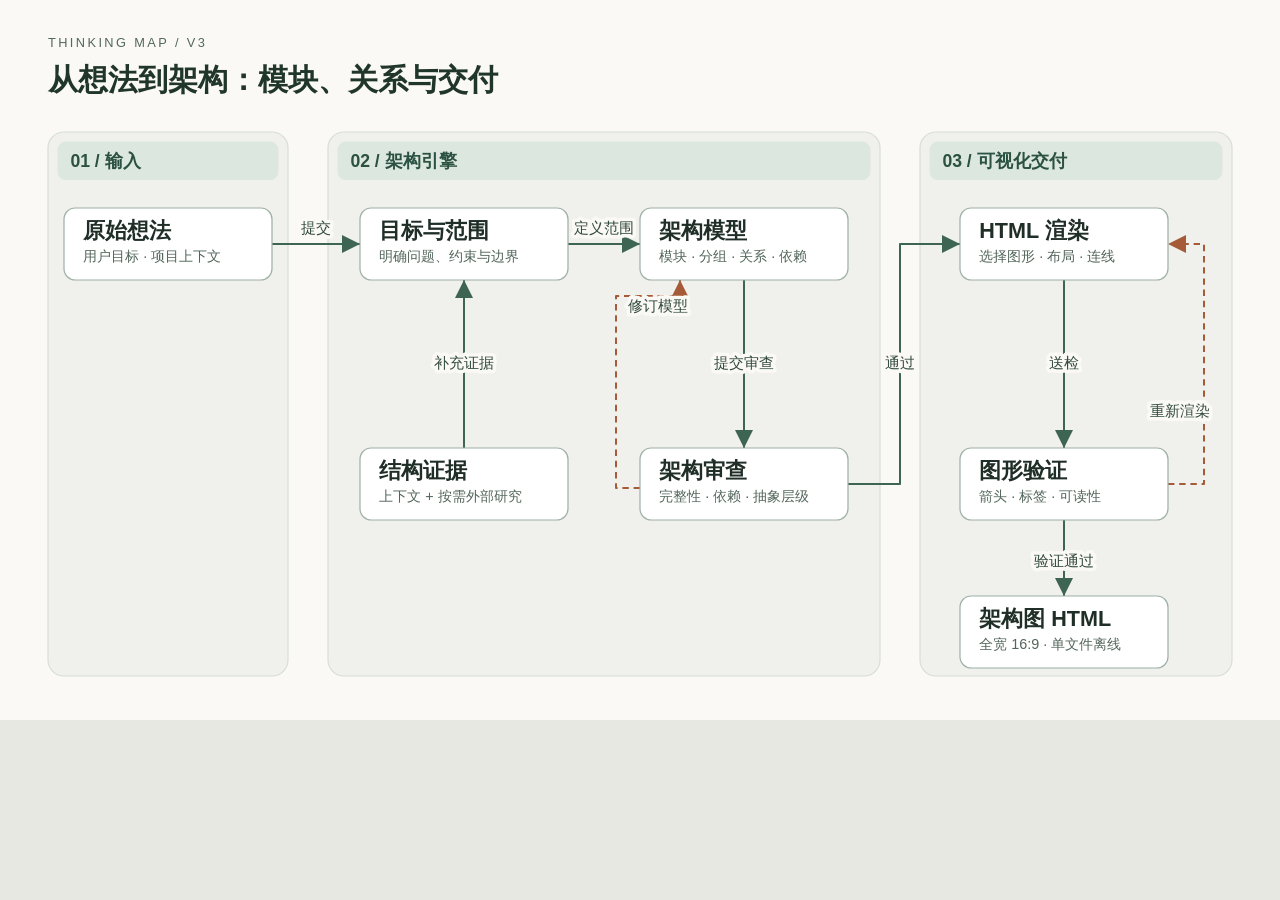
<file: skills/thinking-map/assets/architecture-template.html>
<!doctype html>
<html lang="zh-CN"><head><meta charset="utf-8"><meta name="viewport" content="width=device-width,initial-scale=1"><title>Thinking Map V3 · 架构图</title>
<style>
*{box-sizing:border-box}html,body{margin:0;background:#e8e8e3;color:#202c35;font-family:-apple-system,BlinkMacSystemFont,"PingFang SC","Microsoft YaHei",sans-serif}.canvas{width:min(100%,1600px);min-width:1000px;margin:auto;aspect-ratio:16/9}svg{display:block;width:100%;height:auto;background:#faf9f5}.boundary{fill:#f0f1ec;stroke:#d9ded5;stroke-width:1.5}.band{fill:#dce7df}.group-title{font-size:22px;font-weight:650;fill:#2b5142}.node rect{fill:white;stroke:#9eafa5;stroke-width:1.5}.node-title{font-size:27px;font-weight:600;fill:#202e28}.sub{font-size:18px;fill:#53665b}.flow,.feedback{fill:none;stroke:#3e6553;stroke-width:2.5;stroke-linejoin:round}.feedback{stroke:#a65b38;stroke-dasharray:8 6}.edge-label{font-size:19px;fill:#334a3e;paint-order:stroke;stroke:#faf9f5;stroke-width:9px;stroke-linejoin:round}.title{font-size:38px;font-weight:650;fill:#20362b}.kicker{font-size:16px;letter-spacing:3px;fill:#52685b}@page{size:1600px 900px;margin:0}@media print{body{background:white}.canvas{width:1600px;min-width:0;margin:0;break-inside:avoid}svg{height:900px}}
</style></head><body><main class="canvas"><svg xmlns="http://www.w3.org/2000/svg" viewBox="0 0 1600 900" role="img" aria-labelledby="title description">
<title id="title">Thinking Map V3 架构：输入、建模、审查与交付</title><desc id="description">想法进入目标定义，结合结构证据形成架构模型，审查通过后渲染，验证后交付。审查不通过返回模型，验证不通过返回渲染。所有箭头标注关系。</desc>
<defs><marker id="arrow" viewBox="0 0 10 10" refX="10" refY="5" markerWidth="9" markerHeight="9" orient="auto"><path d="M0 0L10 5L0 10Z" fill="#3e6553"/></marker><marker id="return" viewBox="0 0 10 10" refX="10" refY="5" markerWidth="9" markerHeight="9" orient="auto"><path d="M0 0L10 5L0 10Z" fill="#a65b38"/></marker></defs>
<text x="60" y="59" class="kicker">THINKING MAP / V3</text><text x="60" y="112" class="title">从想法到架构：模块、关系与交付</text>
<rect class="boundary" x="60" y="165" width="300" height="680" rx="20"/><rect class="band" x="72" y="177" width="276" height="48" rx="10"/><text class="group-title" x="88" y="209">01 / 输入</text>
<rect class="boundary" x="410" y="165" width="690" height="680" rx="20"/><rect class="band" x="422" y="177" width="666" height="48" rx="10"/><text class="group-title" x="438" y="209">02 / 架构引擎</text>
<rect class="boundary" x="1150" y="165" width="390" height="680" rx="20"/><rect class="band" x="1162" y="177" width="366" height="48" rx="10"/><text class="group-title" x="1178" y="209">03 / 可视化交付</text>
<g class="edge"><path d="M340 305 H450" class="flow" marker-end="url(#arrow)"/><text x="395" y="291" class="edge-label" text-anchor="middle">提交</text></g>
<g class="edge"><path d="M710 305 H800" class="flow" marker-end="url(#arrow)"/><text x="755" y="291" class="edge-label" text-anchor="middle">定义范围</text></g>
<g class="edge"><path d="M580 560 V350" class="flow" marker-end="url(#arrow)"/><text x="580" y="460" class="edge-label" text-anchor="middle">补充证据</text></g>
<g class="edge"><path d="M930 350 V560" class="flow" marker-end="url(#arrow)"/><text x="930" y="460" class="edge-label" text-anchor="middle">提交审查</text></g>
<g class="edge"><path d="M1060 605 H1125 V305 H1200" class="flow" marker-end="url(#arrow)"/><text x="1125" y="460" class="edge-label" text-anchor="middle">通过</text></g>
<g class="edge"><path d="M800 610 H770 V370 H850 V350" class="feedback" marker-end="url(#return)"/><text x="823" y="389" class="edge-label" text-anchor="middle">修订模型</text></g>
<g class="edge"><path d="M1330 350 V560" class="flow" marker-end="url(#arrow)"/><text x="1330" y="460" class="edge-label" text-anchor="middle">送检</text></g>
<g class="edge"><path d="M1460 605 H1505 V305 H1460" class="feedback" marker-end="url(#return)"/><text x="1475" y="520" class="edge-label" text-anchor="middle">重新渲染</text></g>
<g class="edge"><path d="M1330 650 V745" class="flow" marker-end="url(#arrow)"/><text x="1330" y="707" class="edge-label" text-anchor="middle">验证通过</text></g>
<g id="input" class="node"><rect x="80" y="260" width="260" height="90" rx="14"/><text x="104" y="298" class="node-title">原始想法</text><text x="104" y="326" class="sub">用户目标 · 项目上下文</text></g>
<g id="frame" class="node"><rect x="450" y="260" width="260" height="90" rx="14"/><text x="474" y="298" class="node-title">目标与范围</text><text x="474" y="326" class="sub">明确问题、约束与边界</text></g>
<g id="model" class="node"><rect x="800" y="260" width="260" height="90" rx="14"/><text x="824" y="298" class="node-title">架构模型</text><text x="824" y="326" class="sub">模块 · 分组 · 关系 · 依赖</text></g>
<g id="render" class="node"><rect x="1200" y="260" width="260" height="90" rx="14"/><text x="1224" y="298" class="node-title">HTML 渲染</text><text x="1224" y="326" class="sub">选择图形 · 布局 · 连线</text></g>
<g id="evidence" class="node"><rect x="450" y="560" width="260" height="90" rx="14"/><text x="474" y="598" class="node-title">结构证据</text><text x="474" y="626" class="sub">上下文 + 按需外部研究</text></g>
<g id="critique" class="node"><rect x="800" y="560" width="260" height="90" rx="14"/><text x="824" y="598" class="node-title">架构审查</text><text x="824" y="626" class="sub">完整性 · 依赖 · 抽象层级</text></g>
<g id="validate" class="node"><rect x="1200" y="560" width="260" height="90" rx="14"/><text x="1224" y="598" class="node-title">图形验证</text><text x="1224" y="626" class="sub">箭头 · 标签 · 可读性</text></g>
<g id="output" class="node"><rect x="1200" y="745" width="260" height="90" rx="14"/><text x="1224" y="783" class="node-title">架构图 HTML</text><text x="1224" y="811" class="sub">全宽 16:9 · 单文件离线</text></g></svg></main></body></html>
</file>
